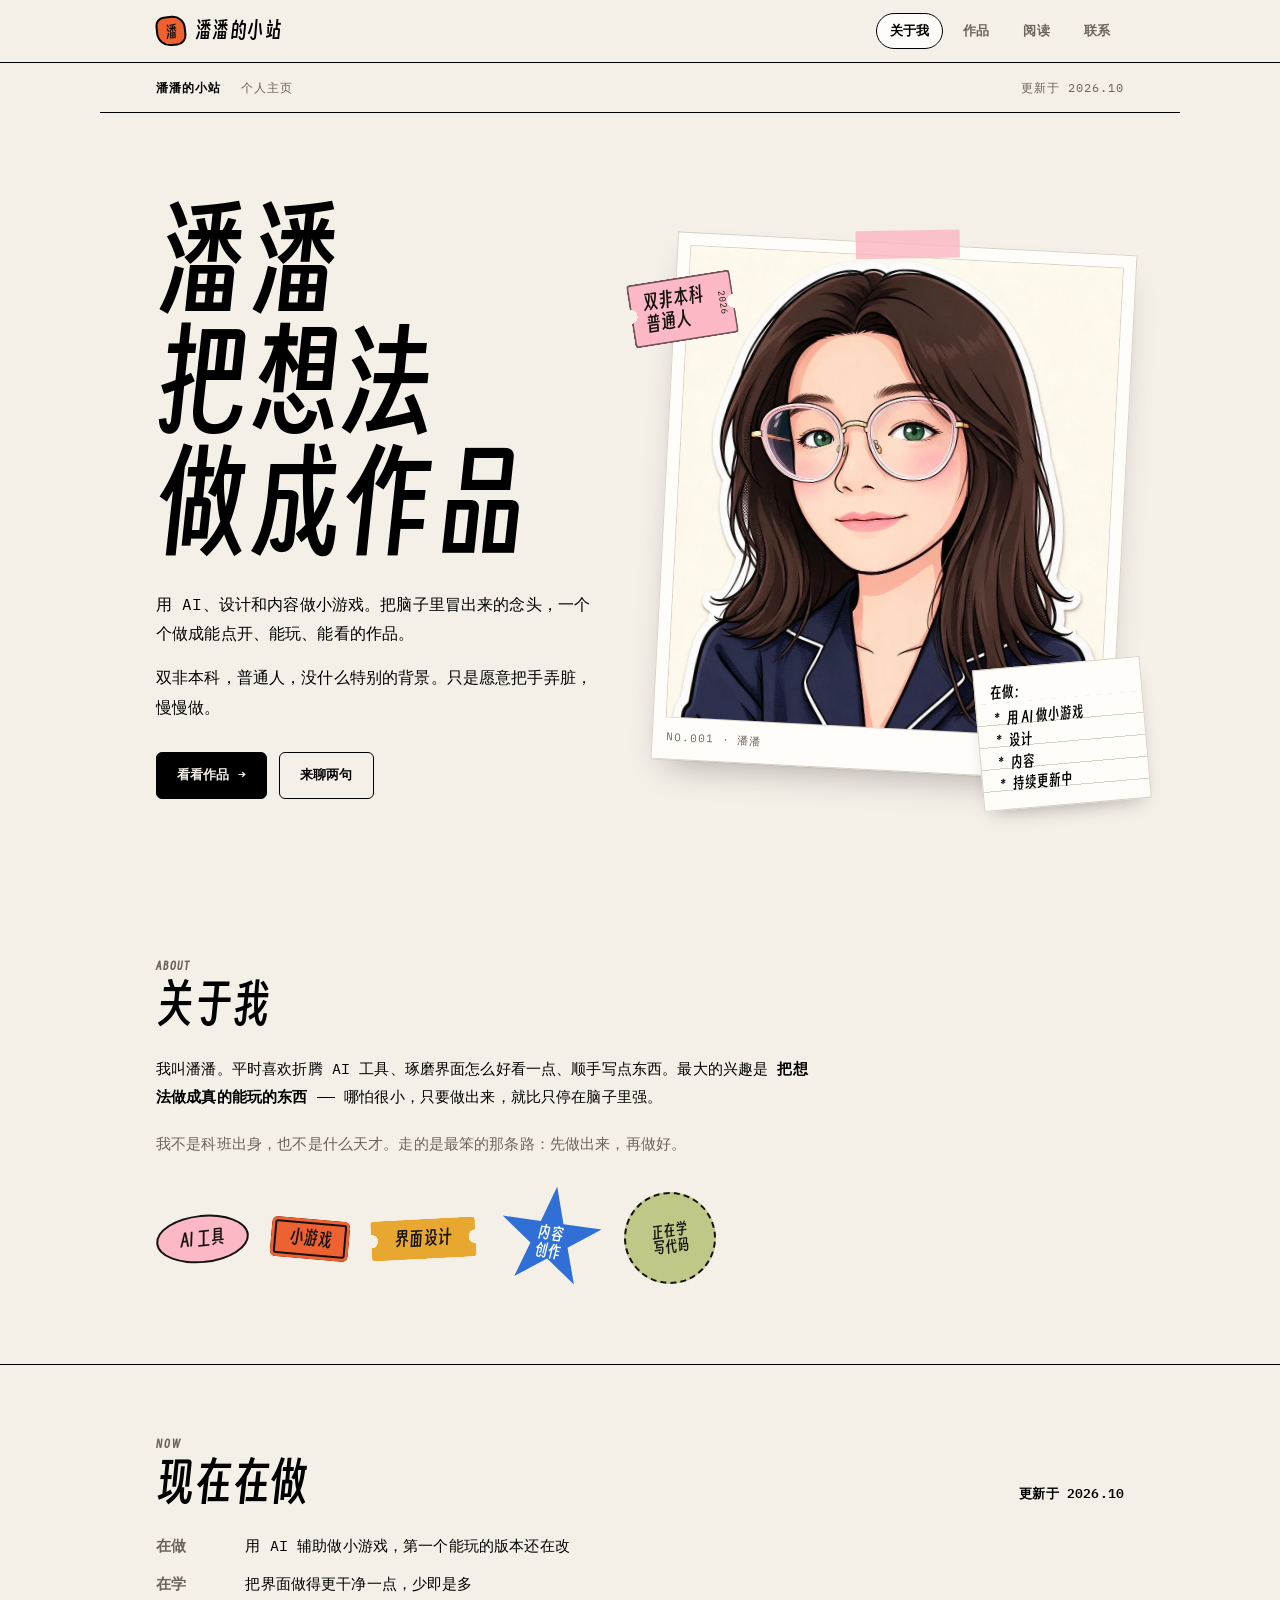
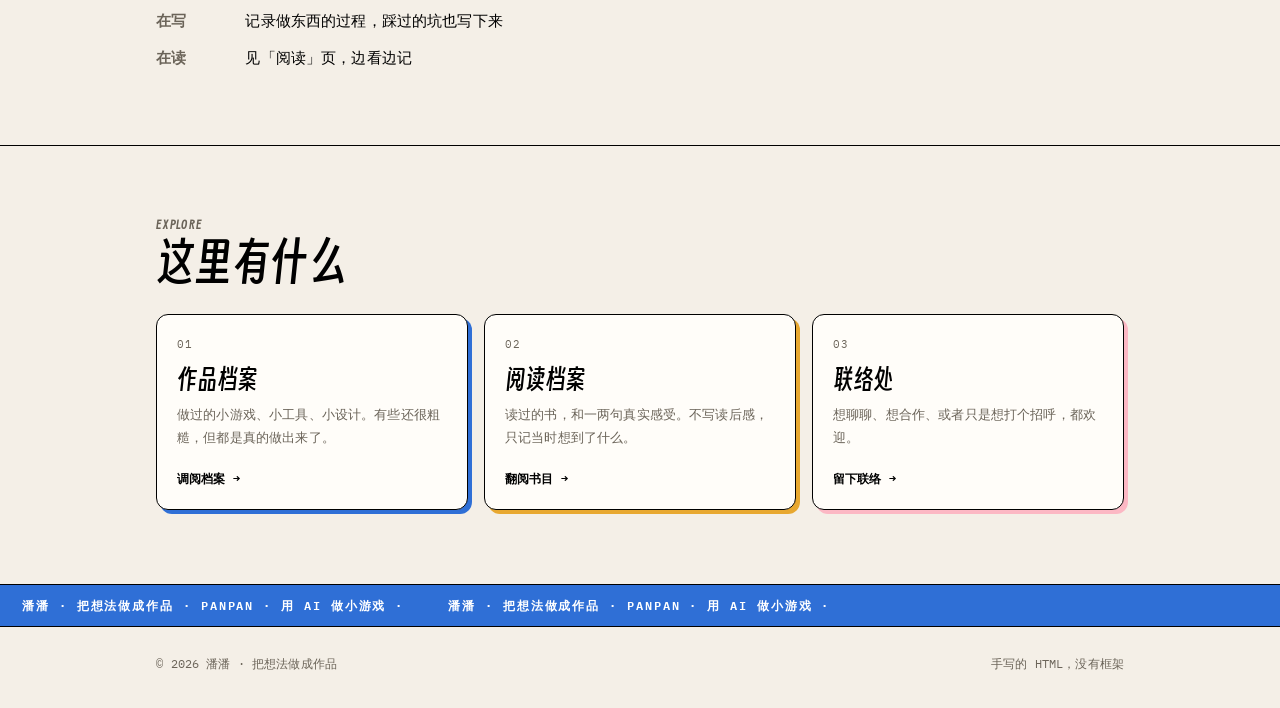
<file: index.html>
<!DOCTYPE html>
<html lang="zh-CN">
<head>
<meta charset="utf-8">
<meta name="viewport" content="width=device-width, initial-scale=1">
<script>if (!matchMedia("(prefers-reduced-motion: reduce)").matches) document.documentElement.classList.add("motion");</script>
<meta name="theme-color" content="#f4efe7">
<title>潘潘 · 把想法做成作品</title>
<meta name="description" content="潘潘的个人主页：用 AI、设计和内容做小游戏，把想法做成作品。">
<meta property="og:title" content="潘潘 · 把想法做成作品">
<meta property="og:description" content="用 AI、设计和内容做小游戏。双非本科，普通人，慢慢做。">
<meta property="og:type" content="website">
<link rel="icon" href="favicon.svg" type="image/svg+xml">
<link rel="preload" href="assets/fonts/smiley-sans.woff2" as="font" type="font/woff2" crossorigin>
<link rel="stylesheet" href="assets/style.css">
<script src="assets/main.js" defer></script>
</head>
<body>

<nav class="nav" aria-label="主导航">
  <div class="wrap nav-inner">
    <a class="brand" href="index.html">
      <span class="brand-mark" aria-hidden="true">潘</span>
      <span class="brand-name">潘潘的小站</span>
    </a>
    <div class="nav-links">
      <a href="index.html" aria-current="page">关于我</a>
      <a href="works.html">作品</a>
      <a href="reading.html">阅读</a>
      <a href="contact.html">联系</a>
    </div>
  </div>
</nav>

<main>
  <!-- ============ 首屏 ============ -->
  <div class="wrap meta-strip">
    <b>潘潘的小站</b>
    <span>个人主页</span>
    <span class="spacer"></span>
    <span>更新于 <time datetime="2026-10">2026.10</time></span>
  </div>

  <div class="wrap hero">
    <div class="hero-text">
      <h1 class="display">
        <span>潘潘</span>
        <span>把想法</span>
        <span>做成作品</span>
      </h1>
      <p class="hero-lede">
        用 AI、设计和内容做小游戏。把脑子里冒出来的念头，一个个做成能点开、能玩、能看的作品。
      </p>
      <p class="hero-lede dim" style="margin-top:14px">
        双非本科，普通人，没什么特别的背景。只是愿意把手弄脏，慢慢做。
      </p>
      <div class="hero-actions">
        <a class="btn" href="works.html">看看作品 →</a>
        <a class="btn btn--ghost" href="contact.html">来聊两句</a>
      </div>
    </div>

    <!-- 拼贴照片：换头像只需替换 assets/avatar.webp -->
    <figure class="photo" aria-label="潘潘的插画自画像">
      <div class="photo-frame">
        <img src="assets/avatar.webp" width="900" height="981" alt="潘潘的插画自画像：深棕色中长发，戴粉色圆框眼镜，穿藏青色衬衫，微笑">
        <figcaption>
          <span>NO.001 · 潘潘</span>
          <span>插画：AI 生成</span>
        </figcaption>
      </div>
      <span class="ticket" aria-hidden="true">双非本科<br>普通人<i>2026</i></span>
      <div class="memo">
        <b>在做：</b>
        <ul>
          <li>用 AI 做小游戏</li>
          <li>设计</li>
          <li>内容</li>
          <li>持续更新中</li>
        </ul>
      </div>
    </figure>
  </div>

  <!-- ============ 关于我 ============ -->
  <section class="section" id="about" aria-labelledby="about-title">
    <div class="wrap">
      <div class="section-head">
        <h2 id="about-title"><span class="en">About</span>关于我</h2>
      </div>
      <div class="rows" style="display:grid;gap:18px;border:0">
        <p style="max-width:44em;margin:0;font-size:15px;line-height:1.9">
          我叫潘潘。平时喜欢折腾 AI 工具、琢磨界面怎么好看一点、顺手写点东西。最大的兴趣是
          <strong>把想法做成真的能玩的东西</strong> —— 哪怕很小，只要做出来，就比只停在脑子里强。
        </p>
        <p style="max-width:44em;margin:0;font-size:15px;line-height:1.9;color:var(--ink-2)">
          我不是科班出身，也不是什么天才。走的是最笨的那条路：先做出来，再做好。
        </p>
        <ul class="stickers" aria-label="兴趣">
          <li class="sticker sticker--oval">AI 工具</li>
          <li class="sticker sticker--stamp">小游戏</li>
          <li class="sticker sticker--ticket">界面设计</li>
          <li class="sticker sticker--star"><span>内容<br>创作</span></li>
          <li class="sticker sticker--circle">正在学<br>写代码</li>
        </ul>
      </div>
    </div>
  </section>

  <!-- ============ 现在在做 ============ -->
  <section class="section" id="now" aria-labelledby="now-title">
    <div class="wrap">
      <div class="section-head">
        <h2 id="now-title"><span class="en">Now</span>现在在做</h2>
        <span class="section-link" style="border:0">更新于 2026.10</span>
      </div>
      <ul class="now">
        <li><b>在做</b><span>用 AI 辅助做小游戏，第一个能玩的版本还在改</span></li>
        <li><b>在学</b><span>把界面做得更干净一点，少即是多</span></li>
        <li><b>在写</b><span>记录做东西的过程，踩过的坑也写下来</span></li>
        <li><b>在读</b><span>见「阅读」页，边看边记</span></li>
      </ul>
    </div>
  </section>

  <!-- ============ 快捷入口 ============ -->
  <section class="section" id="explore" aria-labelledby="explore-title">
    <div class="wrap">
      <div class="section-head">
        <h2 id="explore-title"><span class="en">Explore</span>这里有什么</h2>
      </div>
      <ul class="cards">
        <li>
          <a class="card card--blue" href="works.html">
            <span class="card-no">01</span>
            <h3>作品档案</h3>
            <p>做过的小游戏、小工具、小设计。有些还很粗糙，但都是真的做出来了。</p>
            <span class="card-foot">调阅档案 →</span>
          </a>
        </li>
        <li>
          <a class="card card--yellow" href="reading.html">
            <span class="card-no">02</span>
            <h3>阅读档案</h3>
            <p>读过的书，和一两句真实感受。不写读后感，只记当时想到了什么。</p>
            <span class="card-foot">翻阅书目 →</span>
          </a>
        </li>
        <li>
          <a class="card card--pink" href="contact.html">
            <span class="card-no">03</span>
            <h3>联络处</h3>
            <p>想聊聊、想合作、或者只是想打个招呼，都欢迎。</p>
            <span class="card-foot">留下联络 →</span>
          </a>
        </li>
      </ul>
    </div>
  </section>
</main>

<div class="marquee" aria-hidden="true">
  <div class="marquee-track">
    <span>潘潘 · 把想法做成作品 · PANPAN · 用 AI 做小游戏 · </span>
    <span>潘潘 · 把想法做成作品 · PANPAN · 用 AI 做小游戏 · </span>
  </div>
</div>

<footer class="footer">
  <div class="wrap footer-inner">
    <span>© <span id="year">2026</span> 潘潘 · 把想法做成作品</span>
    <span>手写的 HTML，没有框架</span>
  </div>
</footer>

</body>
</html>
</file>
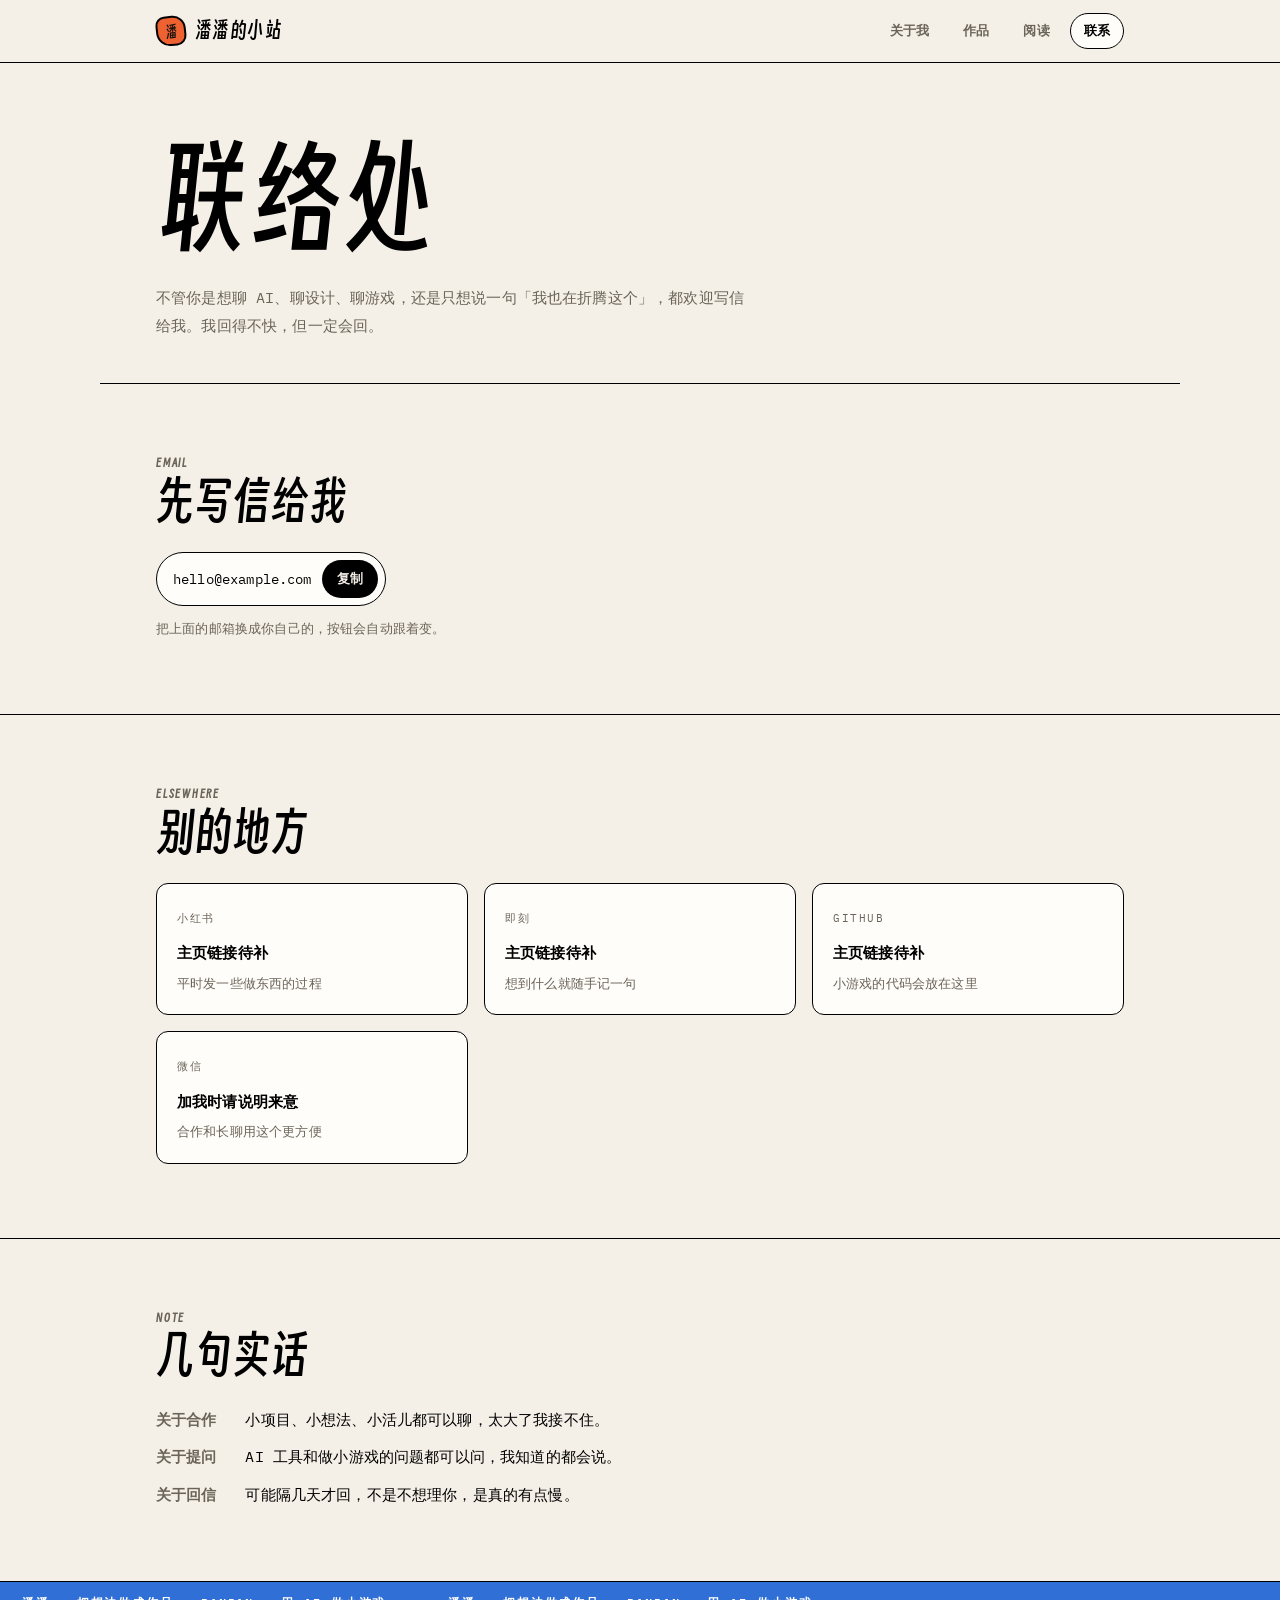
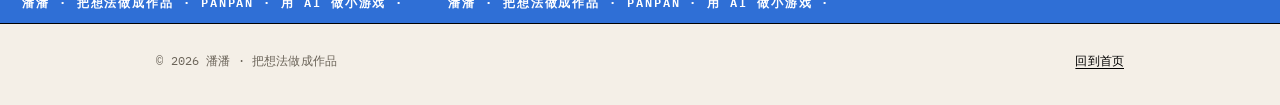
<file: contact.html>
<!DOCTYPE html>
<html lang="zh-CN">
<head>
<meta charset="utf-8">
<meta name="viewport" content="width=device-width, initial-scale=1">
<script>if (!matchMedia("(prefers-reduced-motion: reduce)").matches) document.documentElement.classList.add("motion");</script>
<meta name="theme-color" content="#f4efe7">
<title>联络处 · 潘潘的小站</title>
<meta name="description" content="想聊聊、想合作，或者只是想打个招呼，都欢迎联系潘潘。">
<meta property="og:title" content="联络处 · 潘潘的小站">
<meta property="og:description" content="想聊聊、想合作、或者只是想打个招呼，都欢迎。">
<meta property="og:type" content="website">
<link rel="icon" href="favicon.svg" type="image/svg+xml">
<link rel="preload" href="assets/fonts/smiley-sans.woff2" as="font" type="font/woff2" crossorigin>
<link rel="stylesheet" href="assets/style.css">
<script src="assets/main.js" defer></script>
</head>
<body>

<nav class="nav" aria-label="主导航">
  <div class="wrap nav-inner">
    <a class="brand" href="index.html">
      <span class="brand-mark" aria-hidden="true">潘</span>
      <span class="brand-name">潘潘的小站</span>
    </a>
    <div class="nav-links">
      <a href="index.html">关于我</a>
      <a href="works.html">作品</a>
      <a href="reading.html">阅读</a>
      <a href="contact.html" aria-current="page">联系</a>
    </div>
  </div>
</nav>

<main>
  <header class="wrap page-head">
    <h1 class="display"><span>联络处</span></h1>
    <p>不管你是想聊 AI、聊设计、聊游戏，还是只想说一句「我也在折腾这个」，都欢迎写信给我。我回得不快，但一定会回。</p>
  </header>

  <section class="section" aria-labelledby="mail-title">
    <div class="wrap">
      <div class="section-head">
        <h2 id="mail-title"><span class="en">Email</span>先写信给我</h2>
      </div>
      <div class="mailbox">
        <span id="email">hello@example.com</span>
        <button type="button" id="copy" aria-label="复制邮箱地址">复制</button>
      </div>
      <p class="status" id="copy-status" role="status" aria-live="polite">把上面的邮箱换成你自己的，按钮会自动跟着变。</p>
    </div>
  </section>

  <section class="section" aria-labelledby="elsewhere-title">
    <div class="wrap">
      <div class="section-head">
        <h2 id="elsewhere-title"><span class="en">Elsewhere</span>别的地方</h2>
      </div>
      <ul class="contact-grid">
        <li>
          <div class="contact-card">
            <span class="k">小红书</span>
            <p class="v">主页链接待补</p>
            <p class="s">平时发一些做东西的过程</p>
          </div>
        </li>
        <li>
          <div class="contact-card">
            <span class="k">即刻</span>
            <p class="v">主页链接待补</p>
            <p class="s">想到什么就随手记一句</p>
          </div>
        </li>
        <li>
          <div class="contact-card">
            <span class="k">GitHub</span>
            <p class="v">主页链接待补</p>
            <p class="s">小游戏的代码会放在这里</p>
          </div>
        </li>
        <li>
          <div class="contact-card">
            <span class="k">微信</span>
            <p class="v">加我时请说明来意</p>
            <p class="s">合作和长聊用这个更方便</p>
          </div>
        </li>
      </ul>
    </div>
  </section>

  <section class="section" aria-labelledby="note-title">
    <div class="wrap">
      <div class="section-head">
        <h2 id="note-title"><span class="en">Note</span>几句实话</h2>
      </div>
      <ul class="now">
        <li><b>关于合作</b><span>小项目、小想法、小活儿都可以聊，太大了我接不住。</span></li>
        <li><b>关于提问</b><span>AI 工具和做小游戏的问题都可以问，我知道的都会说。</span></li>
        <li><b>关于回信</b><span>可能隔几天才回，不是不想理你，是真的有点慢。</span></li>
      </ul>
    </div>
  </section>
</main>

<div class="marquee" aria-hidden="true">
  <div class="marquee-track">
    <span>潘潘 · 把想法做成作品 · PANPAN · 用 AI 做小游戏 · </span>
    <span>潘潘 · 把想法做成作品 · PANPAN · 用 AI 做小游戏 · </span>
  </div>
</div>

<footer class="footer">
  <div class="wrap footer-inner">
    <span>© <span id="year">2026</span> 潘潘 · 把想法做成作品</span>
    <span><a href="index.html">回到首页</a></span>
  </div>
</footer>

</body>
</html>
</html>
</file>
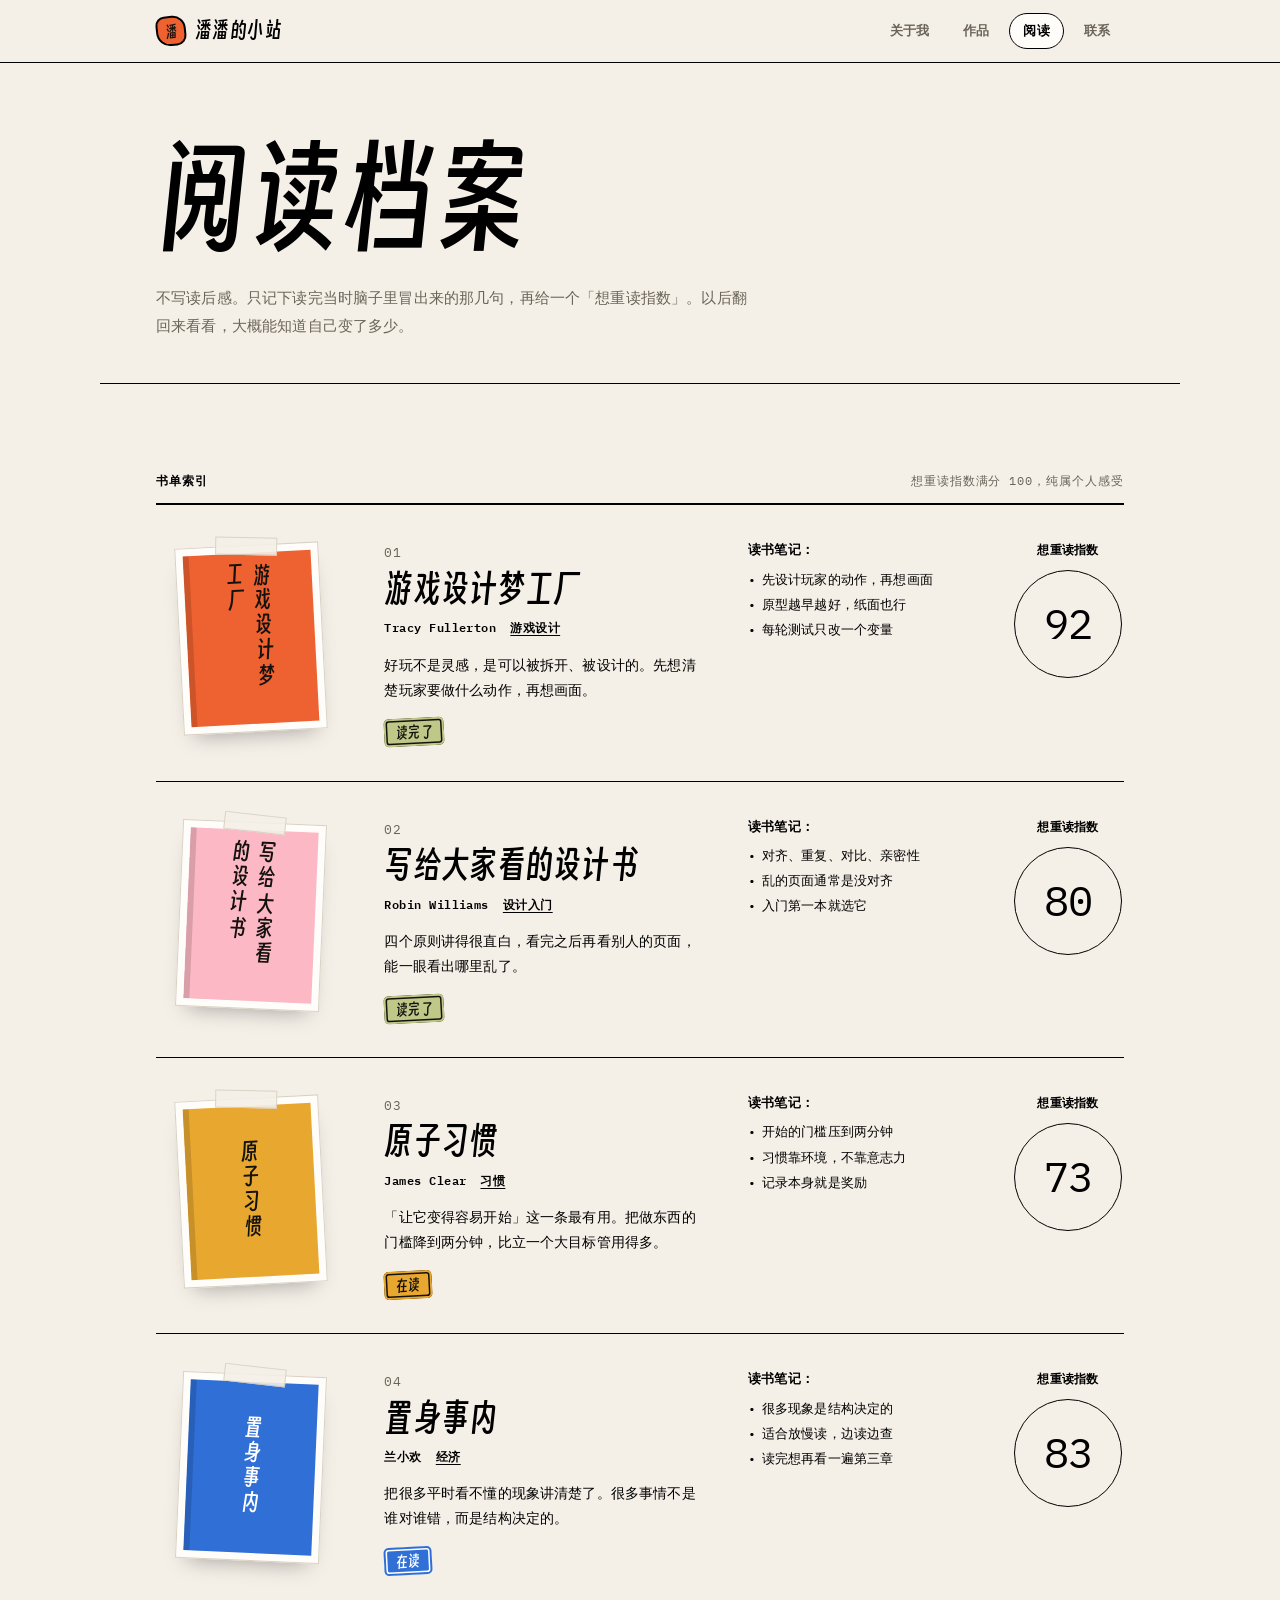
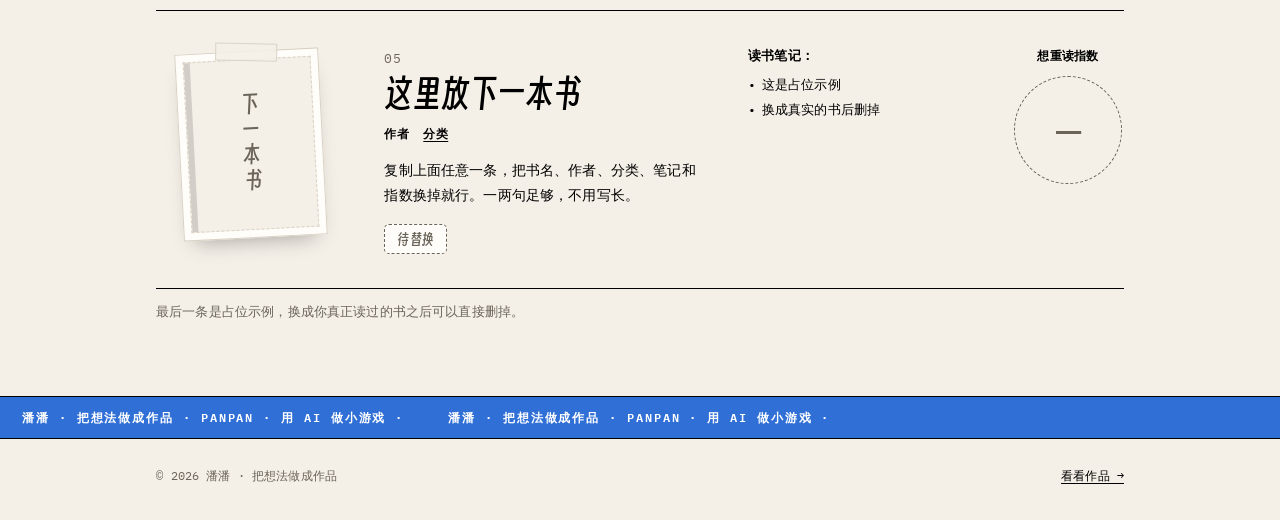
<file: reading.html>
<!DOCTYPE html>
<html lang="zh-CN">
<head>
<meta charset="utf-8">
<meta name="viewport" content="width=device-width, initial-scale=1">
<script>if (!matchMedia("(prefers-reduced-motion: reduce)").matches) document.documentElement.classList.add("motion");</script>
<meta name="theme-color" content="#f4efe7">
<title>阅读档案 · 潘潘的小站</title>
<meta name="description" content="潘潘读过的书，和一两句真实的感受。">
<meta property="og:title" content="阅读档案 · 潘潘的小站">
<meta property="og:description" content="读过的书，和一两句真实感受。不写读后感，只记当时想到了什么。">
<meta property="og:type" content="website">
<link rel="icon" href="favicon.svg" type="image/svg+xml">
<link rel="preload" href="assets/fonts/smiley-sans.woff2" as="font" type="font/woff2" crossorigin>
<link rel="stylesheet" href="assets/style.css">
<script src="assets/main.js" defer></script>
</head>
<body>

<nav class="nav" aria-label="主导航">
  <div class="wrap nav-inner">
    <a class="brand" href="index.html">
      <span class="brand-mark" aria-hidden="true">潘</span>
      <span class="brand-name">潘潘的小站</span>
    </a>
    <div class="nav-links">
      <a href="index.html">关于我</a>
      <a href="works.html">作品</a>
      <a href="reading.html" aria-current="page">阅读</a>
      <a href="contact.html">联系</a>
    </div>
  </div>
</nav>

<main>
  <header class="wrap page-head">
    <h1 class="display"><span>阅读档案</span></h1>
    <p>不写读后感。只记下读完当时脑子里冒出来的那几句，再给一个「想重读指数」。以后翻回来看看，大概能知道自己变了多少。</p>
  </header>

  <section class="section" aria-label="书单">
    <div class="wrap">
      <div class="index-head"><span>书单索引</span><span>想重读指数满分 100，纯属个人感受</span></div>
      <ul class="rows index">
        <li class="entry">
          <figure class="entry-pic entry-pic--book pic--orange" aria-hidden="true"><span>游戏设计梦工厂</span></figure>
          <div class="entry-main">
            <span class="entry-no">01</span>
            <h2 class="entry-title">游戏设计梦工厂</h2>
            <p class="entry-meta"><span>Tracy Fullerton</span><span>游戏设计</span></p>
            <p class="entry-desc">好玩不是灵感，是可以被拆开、被设计的。先想清楚玩家要做什么动作，再想画面。</p>
            <span class="stamp-tag stamp-tag--green">读完了</span>
          </div>
          <div class="entry-notes">
            <b>读书笔记：</b>
            <ul>
                <li>先设计玩家的动作，再想画面</li>
                <li>原型越早越好，纸面也行</li>
                <li>每轮测试只改一个变量</li>
            </ul>
          </div>
          <div class="entry-score">
            <span>想重读指数</span>
            <span class="score">92</span>
          </div>
        </li>

        <li class="entry">
          <figure class="entry-pic entry-pic--book pic--pink" aria-hidden="true"><span>写给大家看的设计书</span></figure>
          <div class="entry-main">
            <span class="entry-no">02</span>
            <h2 class="entry-title">写给大家看的设计书</h2>
            <p class="entry-meta"><span>Robin Williams</span><span>设计入门</span></p>
            <p class="entry-desc">四个原则讲得很直白，看完之后再看别人的页面，能一眼看出哪里乱了。</p>
            <span class="stamp-tag stamp-tag--green">读完了</span>
          </div>
          <div class="entry-notes">
            <b>读书笔记：</b>
            <ul>
                <li>对齐、重复、对比、亲密性</li>
                <li>乱的页面通常是没对齐</li>
                <li>入门第一本就选它</li>
            </ul>
          </div>
          <div class="entry-score">
            <span>想重读指数</span>
            <span class="score">85</span>
          </div>
        </li>

        <li class="entry">
          <figure class="entry-pic entry-pic--book pic--yellow" aria-hidden="true"><span>原子习惯</span></figure>
          <div class="entry-main">
            <span class="entry-no">03</span>
            <h2 class="entry-title">原子习惯</h2>
            <p class="entry-meta"><span>James Clear</span><span>习惯</span></p>
            <p class="entry-desc">「让它变得容易开始」这一条最有用。把做东西的门槛降到两分钟，比立一个大目标管用得多。</p>
            <span class="stamp-tag stamp-tag--yellow">在读</span>
          </div>
          <div class="entry-notes">
            <b>读书笔记：</b>
            <ul>
                <li>开始的门槛压到两分钟</li>
                <li>习惯靠环境，不靠意志力</li>
                <li>记录本身就是奖励</li>
            </ul>
          </div>
          <div class="entry-score">
            <span>想重读指数</span>
            <span class="score">78</span>
          </div>
        </li>

        <li class="entry">
          <figure class="entry-pic entry-pic--book pic--blue" aria-hidden="true"><span>置身事内</span></figure>
          <div class="entry-main">
            <span class="entry-no">04</span>
            <h2 class="entry-title">置身事内</h2>
            <p class="entry-meta"><span>兰小欢</span><span>经济</span></p>
            <p class="entry-desc">把很多平时看不懂的现象讲清楚了。很多事情不是谁对谁错，而是结构决定的。</p>
            <span class="stamp-tag stamp-tag--blue">在读</span>
          </div>
          <div class="entry-notes">
            <b>读书笔记：</b>
            <ul>
                <li>很多现象是结构决定的</li>
                <li>适合放慢读，边读边查</li>
                <li>读完想再看一遍第三章</li>
            </ul>
          </div>
          <div class="entry-score">
            <span>想重读指数</span>
            <span class="score">88</span>
          </div>
        </li>

        <li class="entry">
          <figure class="entry-pic entry-pic--book pic--plain" aria-hidden="true"><span>下一本书</span></figure>
          <div class="entry-main">
            <span class="entry-no">05</span>
            <h2 class="entry-title">这里放下一本书</h2>
            <p class="entry-meta"><span>作者</span><span>分类</span></p>
            <p class="entry-desc">复制上面任意一条，把书名、作者、分类、笔记和指数换掉就行。一两句足够，不用写长。</p>
            <span class="stamp-tag stamp-tag--plain">待替换</span>
          </div>
          <div class="entry-notes">
            <b>读书笔记：</b>
            <ul>
                <li>这是占位示例</li>
                <li>换成真实的书后删掉</li>
            </ul>
          </div>
          <div class="entry-score">
            <span>想重读指数</span>
            <span class="score score--empty">—</span>
          </div>
        </li>

      </ul>
      <p class="status">最后一条是占位示例，换成你真正读过的书之后可以直接删掉。</p>
    </div>
  </section>
</main>

<div class="marquee" aria-hidden="true">
  <div class="marquee-track">
    <span>潘潘 · 把想法做成作品 · PANPAN · 用 AI 做小游戏 · </span>
    <span>潘潘 · 把想法做成作品 · PANPAN · 用 AI 做小游戏 · </span>
  </div>
</div>

<footer class="footer">
  <div class="wrap footer-inner">
    <span>© <span id="year">2026</span> 潘潘 · 把想法做成作品</span>
    <span><a href="works.html">看看作品 →</a></span>
  </div>
</footer>

</body>
</html>
</file>
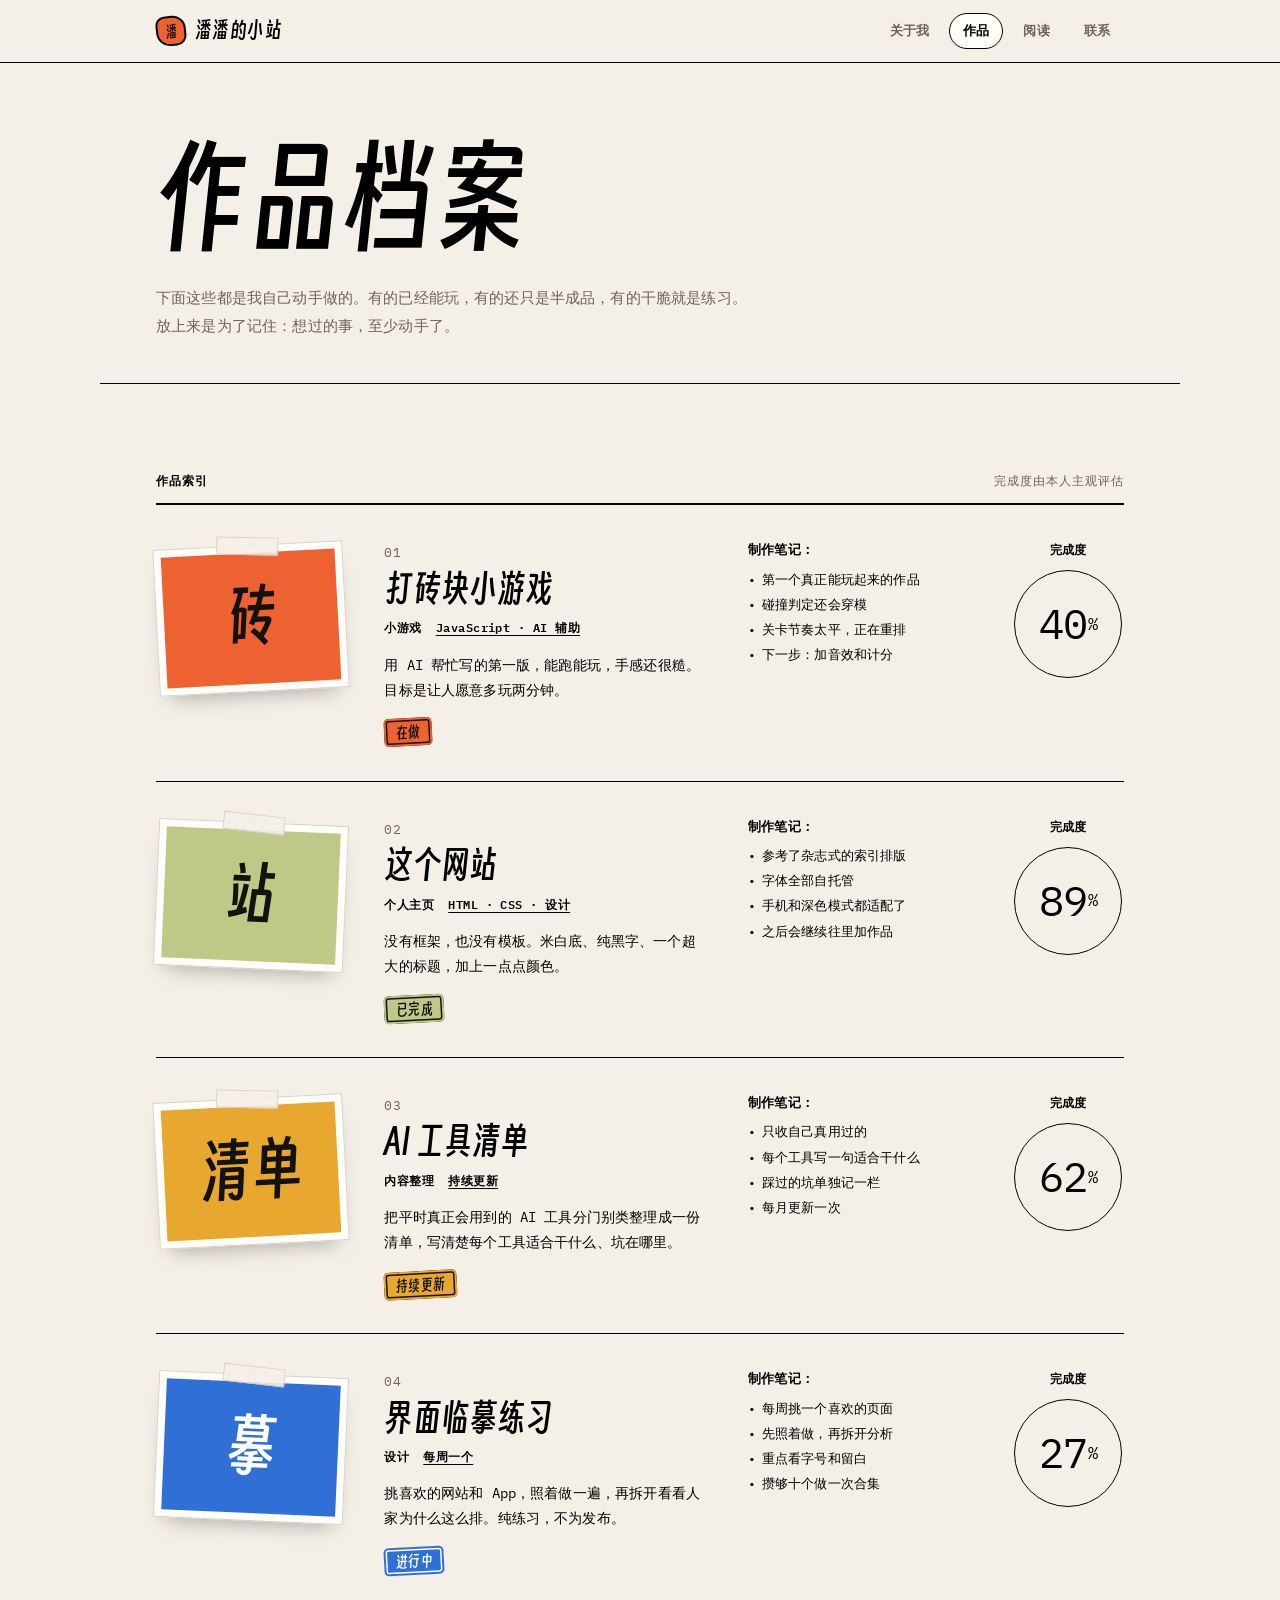
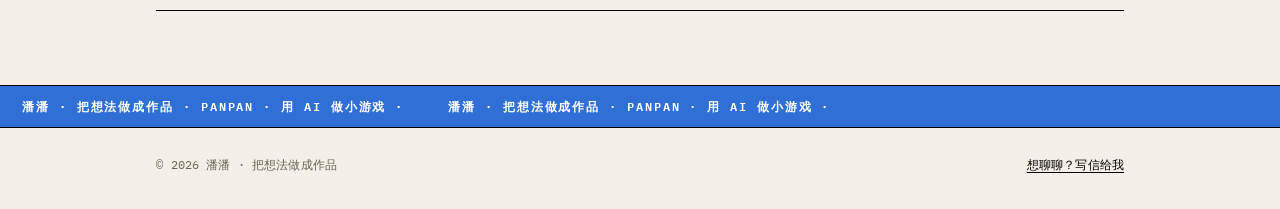
<file: works.html>
<!DOCTYPE html>
<html lang="zh-CN">
<head>
<meta charset="utf-8">
<meta name="viewport" content="width=device-width, initial-scale=1">
<script>if (!matchMedia("(prefers-reduced-motion: reduce)").matches) document.documentElement.classList.add("motion");</script>
<meta name="theme-color" content="#f4efe7">
<title>作品档案 · 潘潘的小站</title>
<meta name="description" content="潘潘做过的作品：小游戏、小工具和界面练习。">
<meta property="og:title" content="作品档案 · 潘潘的小站">
<meta property="og:description" content="做过的小游戏、小工具、小设计。有些还很粗糙，但都是真的做出来了。">
<meta property="og:type" content="website">
<link rel="icon" href="favicon.svg" type="image/svg+xml">
<link rel="preload" href="assets/fonts/smiley-sans.woff2" as="font" type="font/woff2" crossorigin>
<link rel="stylesheet" href="assets/style.css">
<script src="assets/main.js" defer></script>
</head>
<body>

<nav class="nav" aria-label="主导航">
  <div class="wrap nav-inner">
    <a class="brand" href="index.html">
      <span class="brand-mark" aria-hidden="true">潘</span>
      <span class="brand-name">潘潘的小站</span>
    </a>
    <div class="nav-links">
      <a href="index.html">关于我</a>
      <a href="works.html" aria-current="page">作品</a>
      <a href="reading.html">阅读</a>
      <a href="contact.html">联系</a>
    </div>
  </div>
</nav>

<main>
  <header class="wrap page-head">
    <h1 class="display"><span>作品档案</span></h1>
    <p>下面这些都是我自己动手做的。有的已经能玩，有的还只是半成品，有的干脆就是练习。放上来是为了记住：想过的事，至少动手了。</p>
  </header>

  <section class="section" aria-label="作品列表">
    <div class="wrap">
      <div class="index-head"><span>作品索引</span><span>完成度由本人主观评估</span></div>
      <ul class="rows index">
        <li class="entry">
          <figure class="entry-pic pic--orange" aria-hidden="true"><span>砖</span></figure>
          <div class="entry-main">
            <span class="entry-no">01</span>
            <h2 class="entry-title">打砖块小游戏</h2>
            <p class="entry-meta"><span>小游戏</span><span>JavaScript · AI 辅助</span></p>
            <p class="entry-desc">用 AI 帮忙写的第一版，能跑能玩，手感还很糙。目标是让人愿意多玩两分钟。</p>
            <span class="stamp-tag stamp-tag--orange">在做</span>
          </div>
          <div class="entry-notes">
            <b>制作笔记：</b>
            <ul>
                <li>第一个真正能玩起来的作品</li>
                <li>碰撞判定还会穿模</li>
                <li>关卡节奏太平，正在重排</li>
                <li>下一步：加音效和计分</li>
            </ul>
          </div>
          <div class="entry-score">
            <span>完成度</span>
            <span class="score">40<small>%</small></span>
          </div>
        </li>

        <li class="entry">
          <figure class="entry-pic pic--green" aria-hidden="true"><span>站</span></figure>
          <div class="entry-main">
            <span class="entry-no">02</span>
            <h2 class="entry-title"><a href="index.html">这个网站</a></h2>
            <p class="entry-meta"><span>个人主页</span><span>HTML · CSS · 设计</span></p>
            <p class="entry-desc">没有框架，也没有模板。米白底、纯黑字、一个超大的标题，加上一点点颜色。</p>
            <span class="stamp-tag stamp-tag--green">已完成</span>
          </div>
          <div class="entry-notes">
            <b>制作笔记：</b>
            <ul>
                <li>参考了杂志式的索引排版</li>
                <li>字体全部自托管</li>
                <li>手机和深色模式都适配了</li>
                <li>之后会继续往里加作品</li>
            </ul>
          </div>
          <div class="entry-score">
            <span>完成度</span>
            <span class="score">100<small>%</small></span>
          </div>
        </li>

        <li class="entry">
          <figure class="entry-pic pic--yellow" aria-hidden="true"><span>清单</span></figure>
          <div class="entry-main">
            <span class="entry-no">03</span>
            <h2 class="entry-title">AI 工具清单</h2>
            <p class="entry-meta"><span>内容整理</span><span>持续更新</span></p>
            <p class="entry-desc">把平时真正会用到的 AI 工具分门别类整理成一份清单，写清楚每个工具适合干什么、坑在哪里。</p>
            <span class="stamp-tag stamp-tag--yellow">持续更新</span>
          </div>
          <div class="entry-notes">
            <b>制作笔记：</b>
            <ul>
                <li>只收自己真用过的</li>
                <li>每个工具写一句适合干什么</li>
                <li>踩过的坑单独记一栏</li>
                <li>每月更新一次</li>
            </ul>
          </div>
          <div class="entry-score">
            <span>完成度</span>
            <span class="score">70<small>%</small></span>
          </div>
        </li>

        <li class="entry">
          <figure class="entry-pic pic--blue" aria-hidden="true"><span>摹</span></figure>
          <div class="entry-main">
            <span class="entry-no">04</span>
            <h2 class="entry-title">界面临摹练习</h2>
            <p class="entry-meta"><span>设计</span><span>每周一个</span></p>
            <p class="entry-desc">挑喜欢的网站和 App，照着做一遍，再拆开看看人家为什么这么排。纯练习，不为发布。</p>
            <span class="stamp-tag stamp-tag--blue">进行中</span>
          </div>
          <div class="entry-notes">
            <b>制作笔记：</b>
            <ul>
                <li>每周挑一个喜欢的页面</li>
                <li>先照着做，再拆开分析</li>
                <li>重点看字号和留白</li>
                <li>攒够十个做一次合集</li>
            </ul>
          </div>
          <div class="entry-score">
            <span>完成度</span>
            <span class="score">30<small>%</small></span>
          </div>
        </li>

      </ul>
    </div>
  </section>
</main>

<div class="marquee" aria-hidden="true">
  <div class="marquee-track">
    <span>潘潘 · 把想法做成作品 · PANPAN · 用 AI 做小游戏 · </span>
    <span>潘潘 · 把想法做成作品 · PANPAN · 用 AI 做小游戏 · </span>
  </div>
</div>

<footer class="footer">
  <div class="wrap footer-inner">
    <span>© <span id="year">2026</span> 潘潘 · 把想法做成作品</span>
    <span><a href="contact.html">想聊聊？写信给我</a></span>
  </div>
</footer>

</body>
</html>
</file>
<file: assets/style.css>
/* ============================================================
   潘潘的小站 · 全站样式
   风格：米白底 + 纯黑墨 + 极少量彩色点缀 + 超大中文标题
   改颜色只需要动下面的 :root 变量
   ============================================================ */

/* ---------- 字体（自托管，无外部请求） ---------- */
@font-face {
  font-family: "Smiley Sans";
  src: url("fonts/smiley-sans.woff2") format("woff2");
  font-weight: 400;
  font-style: normal;
  font-display: swap;
}
@font-face {
  font-family: "Plex Mono";
  src: url("fonts/plex-mono-400.woff2") format("woff2");
  font-weight: 400;
  font-style: normal;
  font-display: swap;
}
@font-face {
  font-family: "Plex Mono";
  src: url("fonts/plex-mono-600.woff2") format("woff2");
  font-weight: 600;
  font-style: normal;
  font-display: swap;
}

/* ---------- 设计变量 ---------- */
:root {
  color-scheme: light;

  /* 颜色：底色与墨色占 90% 以上，彩色只做小面积点缀 */
  --ground: #f4efe7;
  --paper: #fffdf9;
  --ink: #000000;
  --ink-2: #6b6459;
  --rule: #000000;
  --rule-soft: #d9d1c4;

  /* 点缀色 */
  --pink: #fcb8c4;
  --blue: #2f6fd6;
  --orange: #ee6130;
  --yellow: #e8a830;
  --green: #c0c888;
  --amber: #8a5200;

  /* 彩色标签上的文字：这五个点缀色都是浅到中等明度，配近黑字对比度都超过 7:1。
     蓝色底偏深，浅色模式下用白字（4.8:1），深色模式换成亮蓝再配近黑字。 */
  --tag-ink: #14120f;
  --on-blue: #ffffff;

  /* 字体 */
  --display: "Smiley Sans", "PingFang SC", "Hiragino Sans GB", "Microsoft YaHei", sans-serif;
  --mono: "Plex Mono", ui-monospace, "SF Mono", Menlo, Consolas, "PingFang SC", "Hiragino Sans GB", "Microsoft YaHei", monospace;

  /* 尺寸 */
  --measure: 1080px;
  --gutter: clamp(20px, 4.4vw, 56px);
  --nav-h: 62px;
}

@media (prefers-color-scheme: dark) {
  :root:not([data-theme="light"]) {
    color-scheme: dark;
    --ground: #14120f;
    --paper: #1e1b17;
    --ink: #f4efe7;
    --ink-2: #a79e90;
    --rule: #f4efe7;
    --rule-soft: #3a352d;
    --pink: #e88b9c;
    --blue: #6ba3f5;
    --orange: #ff8355;
    --yellow: #e8b94e;
    --green: #b6c177;
    --amber: #ffc233;
    --on-blue: #14120f;
  }
}
:root[data-theme="dark"] {
  color-scheme: dark;
  --ground: #14120f;
  --paper: #1e1b17;
  --ink: #f4efe7;
  --ink-2: #b3aa9b;
  --rule: #f4efe7;
  --rule-soft: #3a352d;
  --pink: #e88b9c;
  --blue: #6ba3f5;
  --orange: #ff8355;
  --yellow: #e8b94e;
  --green: #b6c177;
  --amber: #ffc233;
  --on-blue: #14120f;
}

/* ---------- 基础 ---------- */
*,
*::before,
*::after { box-sizing: border-box; }

html {
  scroll-behavior: smooth;
  scroll-padding-top: calc(var(--nav-h) + 24px);
  -webkit-text-size-adjust: 100%;
}

/* 首屏照片和贴纸入场时会短暂放大、超出屏幕边缘，用 clip 裁掉横向溢出。
   clip 不会生成滚动容器，所以顶部导航的 sticky 照常生效。 */
html,
body { overflow-x: clip; }

body {
  min-width: 320px;
  margin: 0;
  background: var(--ground);
  color: var(--ink);
  font: 400 15px/1.75 var(--mono);
  font-variant-numeric: tabular-nums;
  letter-spacing: 0.01em;
  -webkit-font-smoothing: antialiased;
}

img { max-width: 100%; height: auto; display: block; }
a { color: var(--ink); text-underline-offset: 3px; }
a:focus-visible,
button:focus-visible {
  outline: 3px solid var(--orange);
  outline-offset: 3px;
  border-radius: 4px;
}
button { font: inherit; color: inherit; }

.wrap {
  width: 100%;
  max-width: var(--measure);
  margin-inline: auto;
  padding-inline: var(--gutter);
}

/* 屏幕阅读器专用 */
.sr-only {
  position: absolute;
  width: 1px; height: 1px;
  padding: 0; margin: -1px;
  overflow: hidden;
  clip: rect(0 0 0 0);
  white-space: nowrap;
  border: 0;
}

/* ---------- 导航 ---------- */
.nav {
  position: sticky;
  top: 0;
  z-index: 20;
  background: var(--ground);
  border-bottom: 1px solid var(--rule);
}
.nav-inner {
  display: flex;
  align-items: center;
  justify-content: space-between;
  gap: 16px;
  height: var(--nav-h);
}
.brand {
  display: inline-flex;
  align-items: center;
  gap: 9px;
  flex: 0 0 auto;
  color: var(--ink);
  text-decoration: none;
}
.brand-mark {
  display: grid;
  place-items: center;
  width: 30px;
  height: 30px;
  border: 2px solid var(--rule);
  border-radius: 9px 13px 10px 14px;
  background: var(--orange);
  color: var(--tag-ink);
  font-family: var(--display);
  font-size: 15px;
  line-height: 1;
  transform: rotate(-6deg);
}
.brand-name {
  font-family: var(--display);
  font-size: 21px;
  letter-spacing: 0.02em;
  white-space: nowrap;
}
.nav-links {
  display: flex;
  align-items: center;
  gap: 6px;
  overflow-x: auto;
  scrollbar-width: none;
  padding: 4px 0;
}
.nav-links::-webkit-scrollbar { display: none; }
.nav-links a {
  flex: 0 0 auto;
  padding: 6px 13px;
  border: 1px solid transparent;
  border-radius: 999px;
  color: var(--ink-2);
  font-size: 13px;
  font-weight: 600;
  text-decoration: none;
  white-space: nowrap;
  transition: color .18s ease, border-color .18s ease, background-color .18s ease;
}
.nav-links a:hover { color: var(--ink); border-color: var(--rule-soft); }
.nav-links a[aria-current="page"] {
  color: var(--ink);
  border-color: var(--rule);
  background: var(--paper);
}

/* ---------- 页面主体 ---------- */
main { display: block; }
.section { padding-block: clamp(38px, 6vw, 74px); }
.section + .section { border-top: 1px solid var(--rule); }

/* ---------- 顶部元信息条 ---------- */
.meta-strip {
  display: flex;
  flex-wrap: wrap;
  gap: 8px 20px;
  padding-block: 14px 0;
  border-bottom: 1px solid var(--rule);
  padding-bottom: 14px;
  color: var(--ink-2);
  font-size: 12px;
  letter-spacing: 0.08em;
  text-transform: uppercase;
}
.meta-strip b { color: var(--ink); font-weight: 600; }
.meta-strip .spacer { flex: 1 1 auto; }

/* ---------- 首屏 ---------- */
.hero {
  display: grid;
  grid-template-columns: minmax(0, 1fr) minmax(0, 1.05fr);
  gap: clamp(28px, 5vw, 72px);
  align-items: end;
  padding-block: clamp(40px, 7vw, 88px);
}
.hero-text { min-width: 0; }

/* 超大标题：手动断行。
   两个中文排版要点：
   1) 汉字的墨迹几乎占满字身（约 0.98em），行高低于 1.02 就会上下行相撞，1.05 是紧凑又安全的值；
   2) 得意黑一个汉字约占 0.79em 宽，所以「字数 × 0.79 × 字号」必须小于栏宽。
      当前最长一行 4 个字，字号上限 7.2rem（原 10.25rem 的 70%）。 */
.display {
  margin: 0;
  font-family: var(--display);
  font-weight: 400;
  font-size: clamp(2.4rem, 9.8vw, 7.2rem);
  line-height: 1.05;
  letter-spacing: 0.01em;
}
.display span { display: block; }

.hero-lede {
  max-width: 34em;
  margin: 26px 0 0;
  font-size: 16px;
  line-height: 1.85;
  color: var(--ink);
}
.hero-lede .dim { color: var(--ink-2); }

.hero-actions {
  display: flex;
  flex-wrap: wrap;
  align-items: center;
  gap: 12px;
  margin-top: 30px;
}

/* ---------- 按钮 ---------- */
.btn {
  display: inline-flex;
  align-items: center;
  gap: 8px;
  padding: 11px 20px;
  border: 1px solid var(--rule);
  border-radius: 6px;
  background: var(--ink);
  color: var(--ground);
  font-size: 13px;
  font-weight: 600;
  text-decoration: none;
  transition: opacity .18s ease, background-color .18s ease, color .18s ease, transform .12s ease;
}
.btn:hover { opacity: .8; }
.btn--ghost {
  background: transparent;
  color: var(--ink);
}
.btn--ghost:hover {
  background: var(--ink);
  color: var(--ground);
  opacity: 1;
}

/* ---------- 拼贴照片（首屏右侧） ---------- */
/* 照片本身略微旋转，票根和便签压在照片边缘上，形成「贴在纸上」的拼贴感。
   换头像只需替换 assets/avatar.webp，比例接近 1:1.09 即可。 */
.photo {
  position: relative;
  justify-self: end;
  width: 100%;
  max-width: 460px;
  margin: 0;
  margin-bottom: 28px;
}
.photo-frame {
  position: relative;
  padding: 12px 12px 0;
  background: var(--paper);
  border: 1px solid var(--rule-soft);
  box-shadow: 0 1px 0 rgba(0, 0, 0, .06), 0 18px 34px -14px rgba(0, 0, 0, .28);
  transform: rotate(3deg);
}
/* 顶部胶带 */
.photo-frame::before {
  content: "";
  position: absolute;
  z-index: 2;
  top: -14px;
  left: 50%;
  width: 104px;
  height: 28px;
  margin-left: -52px;
  background: var(--pink);
  opacity: .82;
  transform: rotate(-4deg);
}
.photo-frame img {
  width: 100%;
  border: 1px solid var(--rule-soft);
}
.photo-frame figcaption {
  display: flex;
  justify-content: space-between;
  gap: 10px;
  padding: 10px 2px 12px;
  color: var(--ink-2);
  font-size: 11px;
  letter-spacing: 0.08em;
}

/* 票根贴纸：左上角压住照片 */
.ticket {
  position: absolute;
  z-index: 3;
  top: 34px;
  left: -34px;
  padding: 10px 30px 10px 14px;
  background: var(--pink);
  color: var(--tag-ink);
  font-family: var(--display);
  font-size: 19px;
  line-height: 1.15;
  border-radius: 4px;
  /* 两侧半圆缺口，像撕下来的票根 */
  -webkit-mask: radial-gradient(circle 7px at 0 50%, #0000 98%, #000) left / 51% 100% no-repeat,
                radial-gradient(circle 7px at 100% 50%, #0000 98%, #000) right / 51% 100% no-repeat;
          mask: radial-gradient(circle 7px at 0 50%, #0000 98%, #000) left / 51% 100% no-repeat,
                radial-gradient(circle 7px at 100% 50%, #0000 98%, #000) right / 51% 100% no-repeat;
  transform: rotate(-9deg);
  box-shadow: inset 0 0 0 2px rgba(0, 0, 0, .55);
}
.ticket i {
  position: absolute;
  top: 50%;
  right: 6px;
  font-family: var(--mono);
  font-size: 9px;
  font-style: normal;
  letter-spacing: 0.1em;
  writing-mode: vertical-rl;
  transform: translateY(-50%);
}

/* 手写便签：右下角压住照片 */
.memo {
  position: absolute;
  z-index: 3;
  right: -22px;
  bottom: -34px;
  width: 168px;
  padding: 12px 14px 14px;
  background:
    repeating-linear-gradient(transparent 0 21px, var(--rule-soft) 21px 22px) 0 34px / 100% calc(100% - 34px) no-repeat,
    var(--paper);
  border: 1px solid var(--rule-soft);
  box-shadow: 0 10px 20px -10px rgba(0, 0, 0, .3);
  font-family: var(--display);
  font-size: 15px;
  line-height: 22px;
  transform: rotate(-5deg);
}
.memo b { font-weight: 400; }
.memo ul { margin: 4px 0 0; padding: 0; list-style: none; }
.memo li::before { content: "＊ "; }

/* ---------- 兴趣贴纸 ---------- */
/* 每种形状一个颜色、一个角度，模仿手贴上去的不规整。
   新增贴纸时，从下面五种形状里选一个类名即可。 */
.stickers {
  display: flex;
  flex-wrap: wrap;
  align-items: center;
  gap: 18px 22px;
  margin: 10px 0 0;
  padding: 0;
  list-style: none;
}
.sticker {
  display: grid;
  place-items: center;
  color: var(--tag-ink);
  font-family: var(--display);
  font-size: 18px;
  line-height: 1.1;
  text-align: center;
  transition: transform .25s cubic-bezier(.3, 1.5, .5, 1);
}
.sticker:hover { transform: rotate(0deg) scale(1.06); }
.sticker--oval {
  padding: 12px 22px;
  background: var(--pink);
  border: 2px solid var(--tag-ink);
  border-radius: 50%;
  transform: rotate(-6deg);
}
.sticker--stamp {
  padding: 10px 18px;
  background: var(--orange);
  border-radius: 6px;
  box-shadow: inset 0 0 0 3px var(--orange), inset 0 0 0 5px var(--tag-ink);
  transform: rotate(5deg);
}
.sticker--ticket {
  padding: 10px 24px;
  background: var(--yellow);
  border-radius: 4px;
  -webkit-mask: radial-gradient(circle 7px at 0 50%, #0000 98%, #000) left / 51% 100% no-repeat,
                radial-gradient(circle 7px at 100% 50%, #0000 98%, #000) right / 51% 100% no-repeat;
          mask: radial-gradient(circle 7px at 0 50%, #0000 98%, #000) left / 51% 100% no-repeat,
                radial-gradient(circle 7px at 100% 50%, #0000 98%, #000) right / 51% 100% no-repeat;
  transform: rotate(-3deg);
}
.sticker--star {
  width: 104px;
  height: 104px;
  background: var(--blue);
  color: var(--on-blue);
  font-size: 16px;
  clip-path: polygon(50% 0%, 61% 35%, 98% 35%, 68% 57%, 79% 91%, 50% 70%, 21% 91%, 32% 57%, 2% 35%, 39% 35%);
  transform: rotate(8deg);
}
.sticker--star span { padding-top: 10px; }
.sticker--circle {
  width: 92px;
  height: 92px;
  background: var(--green);
  border: 2px dashed var(--tag-ink);
  border-radius: 50%;
  font-size: 15px;
  transform: rotate(-8deg);
}

/* ---------- 区块标题 ---------- */
.section-head {
  display: flex;
  align-items: flex-end;
  justify-content: space-between;
  flex-wrap: wrap;
  gap: 12px 20px;
  margin-bottom: 26px;
}
.section-head h2 {
  margin: 0;
  font-family: var(--display);
  font-weight: 400;
  font-size: clamp(1.9rem, 4.6vw, 3rem);
  line-height: 1.05;
}
.section-head .en {
  display: block;
  margin-bottom: 6px;
  color: var(--ink-2);
  font-size: 11px;
  font-weight: 600;
  letter-spacing: 0.16em;
  text-transform: uppercase;
}
.section-link {
  flex: 0 0 auto;
  font-size: 13px;
  font-weight: 600;
  text-decoration: none;
  border-bottom: 1px solid var(--rule);
  padding-bottom: 2px;
}
.section-link:hover { color: var(--amber); border-color: var(--amber); }

/* ---------- 页头（内页） ---------- */
.page-head {
  padding-block: clamp(36px, 6vw, 76px) clamp(26px, 4vw, 44px);
  border-bottom: 1px solid var(--rule);
}
/* 内页标题和首页标题同一字号（沿用 .display），手机端规则也共用 */
.page-head p {
  max-width: 40em;
  margin: 24px 0 0;
  color: var(--ink-2);
  font-size: 15px;
  line-height: 1.85;
}

/* ---------- 索引列表（作品 / 书籍 共用） ---------- */
/* Sapphic 式索引：每条一行，四栏 = 贴图 | 标题和说明 | 笔记 | 大号分数圆圈。
   行与行之间用整条墨线分隔，照片和贴纸可以歪，网格必须齐。 */
.rows { display: grid; margin: 0; padding: 0; list-style: none; }
.index { border-top: 1px solid var(--rule); }
.index-head {
  display: flex;
  justify-content: space-between;
  gap: 12px;
  flex-wrap: wrap;
  padding-block: 12px;
  border-bottom: 1px solid var(--rule);
  font-size: 12px;
  font-weight: 600;
  letter-spacing: 0.08em;
}
.index-head span:last-child { color: var(--ink-2); font-weight: 400; }

.entry {
  display: grid;
  grid-template-columns: 190px minmax(0, 1fr) minmax(0, 15em) 7.5em;
  gap: clamp(20px, 3vw, 40px);
  align-items: start;
  padding-block: 34px;
  border-bottom: 1px solid var(--rule);
}

/* 贴图：相纸 + 胶带。没有截图时显示色块和大字；有截图就把 <span> 换成 <img>。 */
.entry-pic {
  position: relative;
  margin: 6px 0 0;
  padding: 7px;
  background: var(--paper);
  border: 1px solid var(--rule-soft);
  box-shadow: 0 12px 22px -12px rgba(0, 0, 0, .35);
  transform: rotate(-3deg);
  transition: transform .25s cubic-bezier(.3, 1.5, .5, 1);
}
.entry:nth-child(even) .entry-pic { transform: rotate(2.5deg); }
.entry:hover .entry-pic { transform: rotate(0deg) scale(1.03); }
.entry-pic::before {
  content: "";
  position: absolute;
  z-index: 1;
  top: -9px;
  left: 50%;
  width: 62px;
  height: 18px;
  margin-left: -31px;
  background: var(--ground);
  border: 1px solid var(--rule-soft);
  opacity: .9;
  transform: rotate(4deg);
}
.entry-pic > span,
.entry-pic > img {
  display: grid;
  place-items: center;
  width: 100%;
  aspect-ratio: 4 / 3;
  object-fit: cover;
  color: var(--tag-ink);
  font-family: var(--display);
  font-size: 64px;
  line-height: 1;
}
/* 书封：竖版，书名竖排 */
.entry-pic--book { width: 76%; margin-inline: auto; }
.entry-pic--book > span {
  aspect-ratio: 3 / 4;
  padding: 12px;
  font-size: 22px;
  line-height: 1.2;
  writing-mode: vertical-rl;
  letter-spacing: 0.1em;
  box-shadow: inset 6px 0 0 rgba(0, 0, 0, .14);
}
.pic--pink > span { background: var(--pink); }
.pic--orange > span { background: var(--orange); }
.pic--yellow > span { background: var(--yellow); }
.pic--green > span { background: var(--green); }
.pic--blue > span { background: var(--blue); color: var(--on-blue); }
.pic--plain > span { background: var(--ground); color: var(--ink-2); border: 1px dashed var(--rule-soft); }

.entry-main { min-width: 0; }
.entry-no { color: var(--ink-2); font-size: 13px; }
.entry-title {
  margin: 4px 0 0;
  font-family: var(--display);
  font-weight: 400;
  font-size: clamp(1.6rem, 3vw, 2.2rem);
  line-height: 1.1;
}
.entry-title a { text-decoration: none; }
.entry-title a:hover { color: var(--amber); }
.entry-meta {
  display: flex;
  flex-wrap: wrap;
  gap: 4px 14px;
  margin: 10px 0 0;
  font-size: 11.5px;
  font-weight: 600;
  letter-spacing: 0.04em;
}
.entry-meta span + span { text-decoration: underline; text-underline-offset: 3px; }
.entry-desc {
  margin: 14px 0 0;
  font-size: 13.5px;
  line-height: 1.85;
  max-width: 34em;
}
.entry-main .stamp-tag { margin-top: 16px; }

/* 状态贴纸：小号印章，双线描边 */
.stamp-tag {
  display: inline-block;
  padding: 5px 12px;
  border-radius: 5px;
  color: var(--tag-ink);
  font-family: var(--display);
  font-size: 15px;
  line-height: 1.2;
  transform: rotate(-3deg);
}
.stamp-tag--orange { background: var(--orange); box-shadow: inset 0 0 0 2px var(--orange), inset 0 0 0 3.5px var(--tag-ink); }
.stamp-tag--green { background: var(--green); box-shadow: inset 0 0 0 2px var(--green), inset 0 0 0 3.5px var(--tag-ink); }
.stamp-tag--yellow { background: var(--yellow); box-shadow: inset 0 0 0 2px var(--yellow), inset 0 0 0 3.5px var(--tag-ink); }
.stamp-tag--pink { background: var(--pink); box-shadow: inset 0 0 0 2px var(--pink), inset 0 0 0 3.5px var(--tag-ink); }
.stamp-tag--blue { background: var(--blue); color: var(--on-blue); box-shadow: inset 0 0 0 2px var(--blue), inset 0 0 0 3.5px var(--on-blue); }
.stamp-tag--plain { background: var(--paper); color: var(--ink-2); border: 1px dashed var(--ink-2); transform: none; }

.entry-notes { font-size: 12.5px; line-height: 1.7; }
.entry-notes b { display: block; margin-bottom: 8px; font-weight: 600; }
.entry-notes ul { margin: 0; padding: 0; list-style: none; display: grid; gap: 4px; }
.entry-notes li { display: grid; grid-template-columns: 1.1em minmax(0, 1fr); }
.entry-notes li::before { content: "•"; }

.entry-score {
  display: grid;
  justify-items: center;
  gap: 10px;
  font-size: 12px;
  font-weight: 600;
  text-align: center;
}
.score {
  display: flex;
  align-items: center;
  justify-content: center;
  width: 108px;
  height: 108px;
  border: 1.5px solid var(--rule);
  border-radius: 50%;
  font-size: 42px;
  line-height: 1;
  font-weight: 400;
  letter-spacing: -0.02em;
  font-variant-numeric: tabular-nums;
}
.score small { font-size: .4em; margin-left: 1px; }
.score--empty { color: var(--ink-2); border-style: dashed; border-color: var(--ink-2); }

/* ---------- 标签 ---------- */
/* 默认（无色）标签落在 --paper 上，所以文字必须用 --ink：
   浅色模式是黑字米白底，深色模式是米白字深底，两边都成立。
   只有上色的那几种才换成 --tag-ink（近黑），因为它们底色永远是亮色。 */
.tag {
  display: inline-block;
  padding: 3px 9px;
  border: 1px solid var(--rule);
  border-radius: 999px;
  background: var(--paper);
  color: var(--ink);
  font-size: 11px;
  font-weight: 600;
  line-height: 1.7;
  white-space: nowrap;
}
.tag--pink,
.tag--orange,
.tag--yellow,
.tag--green { color: var(--tag-ink); }
.tag--pink { background: var(--pink); border-color: var(--pink); }
.tag--blue { background: var(--blue); border-color: var(--blue); color: var(--on-blue); }
.tag--orange { background: var(--orange); border-color: var(--orange); }
.tag--yellow { background: var(--yellow); border-color: var(--yellow); }
.tag--green { background: var(--green); border-color: var(--green); }
.tag--ink { background: var(--ink); border-color: var(--ink); color: var(--ground); }
.tag--plain { background: var(--paper); border-color: var(--rule-soft); color: var(--ink-2); }

/* ---------- 卡片网格（首页快捷入口） ---------- */
.cards {
  display: grid;
  grid-template-columns: repeat(3, minmax(0, 1fr));
  gap: 16px;
  margin: 0;
  padding: 0;
  list-style: none;
}
.card {
  display: flex;
  flex-direction: column;
  padding: 20px;
  border: 1px solid var(--rule);
  border-radius: 12px;
  background: var(--paper);
  color: var(--ink);
  text-decoration: none;
  transition: transform .18s ease, box-shadow .18s ease;
}
.card:hover {
  transform: translateY(-3px);
  box-shadow: 5px 5px 0 var(--rule);
}
.card-no {
  color: var(--ink-2);
  font-size: 11px;
  letter-spacing: 0.12em;
}
.card h3 {
  margin: 12px 0 0;
  font-family: var(--display);
  font-weight: 400;
  font-size: 1.6rem;
  line-height: 1.1;
}
.card p {
  margin: 10px 0 0;
  color: var(--ink-2);
  font-size: 13px;
  line-height: 1.75;
}
.card .card-foot {
  margin-top: auto;
  padding-top: 18px;
  font-size: 12px;
  font-weight: 600;
}
.card--pink { box-shadow: 4px 4px 0 var(--pink); }
.card--blue { box-shadow: 4px 4px 0 var(--blue); }
.card--yellow { box-shadow: 4px 4px 0 var(--yellow); }

/* ---------- 近况（键值行） ---------- */
.now {
  display: grid;
  gap: 12px;
  margin: 0;
  padding: 0;
  list-style: none;
}
.now li {
  display: grid;
  grid-template-columns: 5.2em minmax(0, 1fr);
  gap: 14px;
  font-size: 14.5px;
}
.now b { font-weight: 600; color: var(--ink-2); }

/* ---------- 联系方式 ---------- */
.contact-grid {
  display: grid;
  grid-template-columns: repeat(auto-fit, minmax(240px, 1fr));
  gap: 16px;
  margin: 0;
  padding: 0;
  list-style: none;
}
.contact-card {
  display: block;
  padding: 20px;
  border: 1px solid var(--rule);
  border-radius: 12px;
  background: var(--paper);
  text-decoration: none;
  color: var(--ink);
  transition: transform .18s ease, box-shadow .18s ease;
}
a.contact-card:hover { transform: translateY(-3px); box-shadow: 5px 5px 0 var(--rule); }
.contact-card .k {
  color: var(--ink-2);
  font-size: 11px;
  letter-spacing: 0.14em;
  text-transform: uppercase;
}
.contact-card .v {
  margin: 10px 0 0;
  font-size: 15px;
  font-weight: 600;
  word-break: break-all;
}
.contact-card .s { margin: 6px 0 0; color: var(--ink-2); font-size: 12.5px; }

.mailbox {
  display: inline-flex;
  align-items: center;
  gap: 10px;
  flex-wrap: wrap;
  padding: 7px 7px 7px 16px;
  border: 1px solid var(--rule);
  border-radius: 999px;
  background: var(--paper);
  font-size: 14px;
}
.mailbox span { user-select: all; }
.mailbox button {
  padding: 8px 15px;
  border: 0;
  border-radius: 999px;
  background: var(--ink);
  color: var(--ground);
  cursor: pointer;
  font-size: 12.5px;
  font-weight: 600;
  transition: opacity .18s ease;
}
.mailbox button:hover { opacity: .82; }
.status { min-height: 1.6em; margin: 12px 0 0; color: var(--ink-2); font-size: 12.5px; }

/* ---------- 底部跑马灯 ---------- */
.marquee {
  overflow: hidden;
  border-top: 1px solid var(--rule);
  background: var(--blue);
  color: var(--on-blue);
  padding-block: 10px;
}
.marquee-track {
  display: flex;
  width: max-content;
  animation: marquee 34s linear infinite;
}
.marquee-track span {
  padding-inline: 22px;
  font-size: 12px;
  font-weight: 600;
  letter-spacing: 0.16em;
  text-transform: uppercase;
  white-space: nowrap;
}
@keyframes marquee {
  from { transform: translateX(0); }
  to { transform: translateX(-50%); }
}

/* ---------- 页脚 ---------- */
.footer {
  border-top: 1px solid var(--rule);
  padding-block: 26px 34px;
  color: var(--ink-2);
  font-size: 12px;
}
.footer-inner {
  display: flex;
  flex-wrap: wrap;
  gap: 8px 20px;
  justify-content: space-between;
  align-items: center;
}

/* ---------- 动效（第一档：「贴上去」和「盖章」） ---------- */
/* 开关：每页 <head> 里的一行脚本在用户没开「减少动态」时给 <html> 加 .motion。
   首屏动效只在 .motion 下播放；滚动入场由 main.js 给元素加 .reveal / .is-in。
   两者都用 animation-fill-mode: backwards，播完就回到元素本来的样式，
   所以 JS 没加载、或用户开了减少动态，内容都直接完整可见。
   旋转角度用独立的 rotate / scale / translate 属性做叠加，
   不会覆盖元素本身 transform 里的倾斜角。 */
:root {
  --ease-out: cubic-bezier(.2, .8, .2, 1);
  --ease-stick: cubic-bezier(.3, 1.45, .5, 1);
}

/* 首页标题：按行显现。每行从自己底边的「窗口」里升起 */
@keyframes line-up {
  from { transform: translateY(100%); clip-path: inset(0 0 100% 0); }
  to { transform: translateY(0); clip-path: inset(-20% -10% -20% -10%); }
}
@keyframes fade-up {
  from { opacity: 0; translate: 0 14px; }
}
/* 照片拍到桌面上：从更大、更歪处落下，带一点回弹 */
@keyframes photo-drop {
  0% { opacity: 0; rotate: 7deg; scale: 1.12; translate: 0 -18px; }
  65% { opacity: 1; rotate: -.6deg; scale: .985; translate: 0 0; }
}
/* 贴纸按下去：放大 → 压过头 → 停稳 */
@keyframes stick {
  0% { opacity: 0; rotate: -7deg; scale: 1.3; }
  60% { opacity: 1; rotate: 1deg; scale: .95; }
}
@keyframes stamp {
  0% { opacity: 0; scale: 1.35; }
  55% { opacity: 1; scale: .94; }
}
@keyframes pic-in {
  from { opacity: 0; rotate: -9deg; translate: -16px 10px; }
}

.motion .display span {
  animation: line-up .7s var(--ease-out) backwards;
}
.motion .display span:nth-child(2) { animation-delay: .09s; }
.motion .display span:nth-child(3) { animation-delay: .18s; }
.motion .hero-lede,
.motion .page-head p { animation: fade-up .5s var(--ease-out) .36s backwards; }
.motion .hero-lede + .hero-lede { animation-delay: .44s; }
.motion .hero-actions { animation: fade-up .5s var(--ease-out) .52s backwards; }
.motion .photo-frame { animation: photo-drop .7s var(--ease-out) .4s backwards; }
.motion .ticket { animation: stick .42s var(--ease-stick) .82s backwards; }
.motion .memo { animation: stick .42s var(--ease-stick) .92s backwards; }

/* 滚动入场：进入视口才播放，只播一次。--i 是子元素序号，由 main.js 写入 */
.reveal:not(.is-in) > * { opacity: 0; }
.stickers.is-in > .sticker {
  animation: stamp .5s var(--ease-stick) backwards;
  animation-delay: calc(var(--i, 0) * 70ms);
}
.entry.is-in > * {
  animation: fade-up .5s var(--ease-out) backwards;
  animation-delay: calc(var(--i, 0) * 80ms);
}
.entry.is-in > .entry-pic { animation-name: pic-in; animation-duration: .6s; }

/* 按下反馈：所有按钮按住时轻微缩小 */
.btn:active,
.mailbox button:active,
.nav-links a:active { transform: scale(.96); }
.mailbox button,
.nav-links a { transition-property: color, border-color, background-color, opacity, transform; }

/* ---------- 响应式 ---------- */
@media (max-width: 900px) {
  .hero {
    grid-template-columns: minmax(0, 1fr);
    gap: 34px;
    align-items: start;
  }
  /* 单栏之后标题独占整幅宽度，可以放得更大 */
  .hero .display,
  .page-head .display { font-size: clamp(2.4rem, 14vw, 6.3rem); }
  .photo { justify-self: center; max-width: 400px; margin-top: 8px; }
  .ticket { left: -12px; }
  .memo { right: -8px; }
  .cards { grid-template-columns: minmax(0, 1fr); }
  .entry {
    grid-template-columns: 130px minmax(0, 1fr);
    gap: 22px 20px;
  }
  .entry-notes { grid-column: 1 / -1; }
  .entry-score {
    grid-column: 1 / -1;
    display: flex;
    align-items: center;
    justify-content: space-between;
    padding-top: 14px;
    border-top: 1px dashed var(--rule-soft);
  }
  .score { width: 80px; height: 80px; font-size: 30px; }
}

@media (max-width: 560px) {
  :root { --nav-h: 56px; }
  .entry { grid-template-columns: minmax(0, 1fr); padding-block: 28px; }
  .entry-pic { width: 52%; max-width: 210px; }
  .entry-pic--book { width: 38%; margin-inline: 0 auto; }
  .brand-name { font-size: 18px; }
  .nav-links { gap: 2px; }
  .nav-links a { padding: 6px 10px; font-size: 12.5px; }
  .hero-lede { font-size: 15px; margin-top: 20px; }
  .section { padding-block: 34px; }
  .meta-strip { font-size: 11px; gap: 6px 14px; }
  .now li { grid-template-columns: 4.4em minmax(0, 1fr); gap: 10px; }
}

/* 极窄屏（如 iPhone SE 一代 320px）：只留「潘」字标志，给导航腾出位置，四个链接都能直接看到 */
@media (max-width: 400px) {
  .nav-links a { padding-inline: 8px; }
}
@media (max-width: 360px) {
  .brand-name { display: none; }
}

@media (prefers-reduced-motion: reduce) {
  html { scroll-behavior: auto; }
  *, *::before, *::after {
    transition: none !important;
    animation: none !important;
  }
  .marquee-track { animation: none; }
}

@media print {
  .nav, .marquee { display: none; }
  body { background: #fff; color: #000; }
}
</file>
